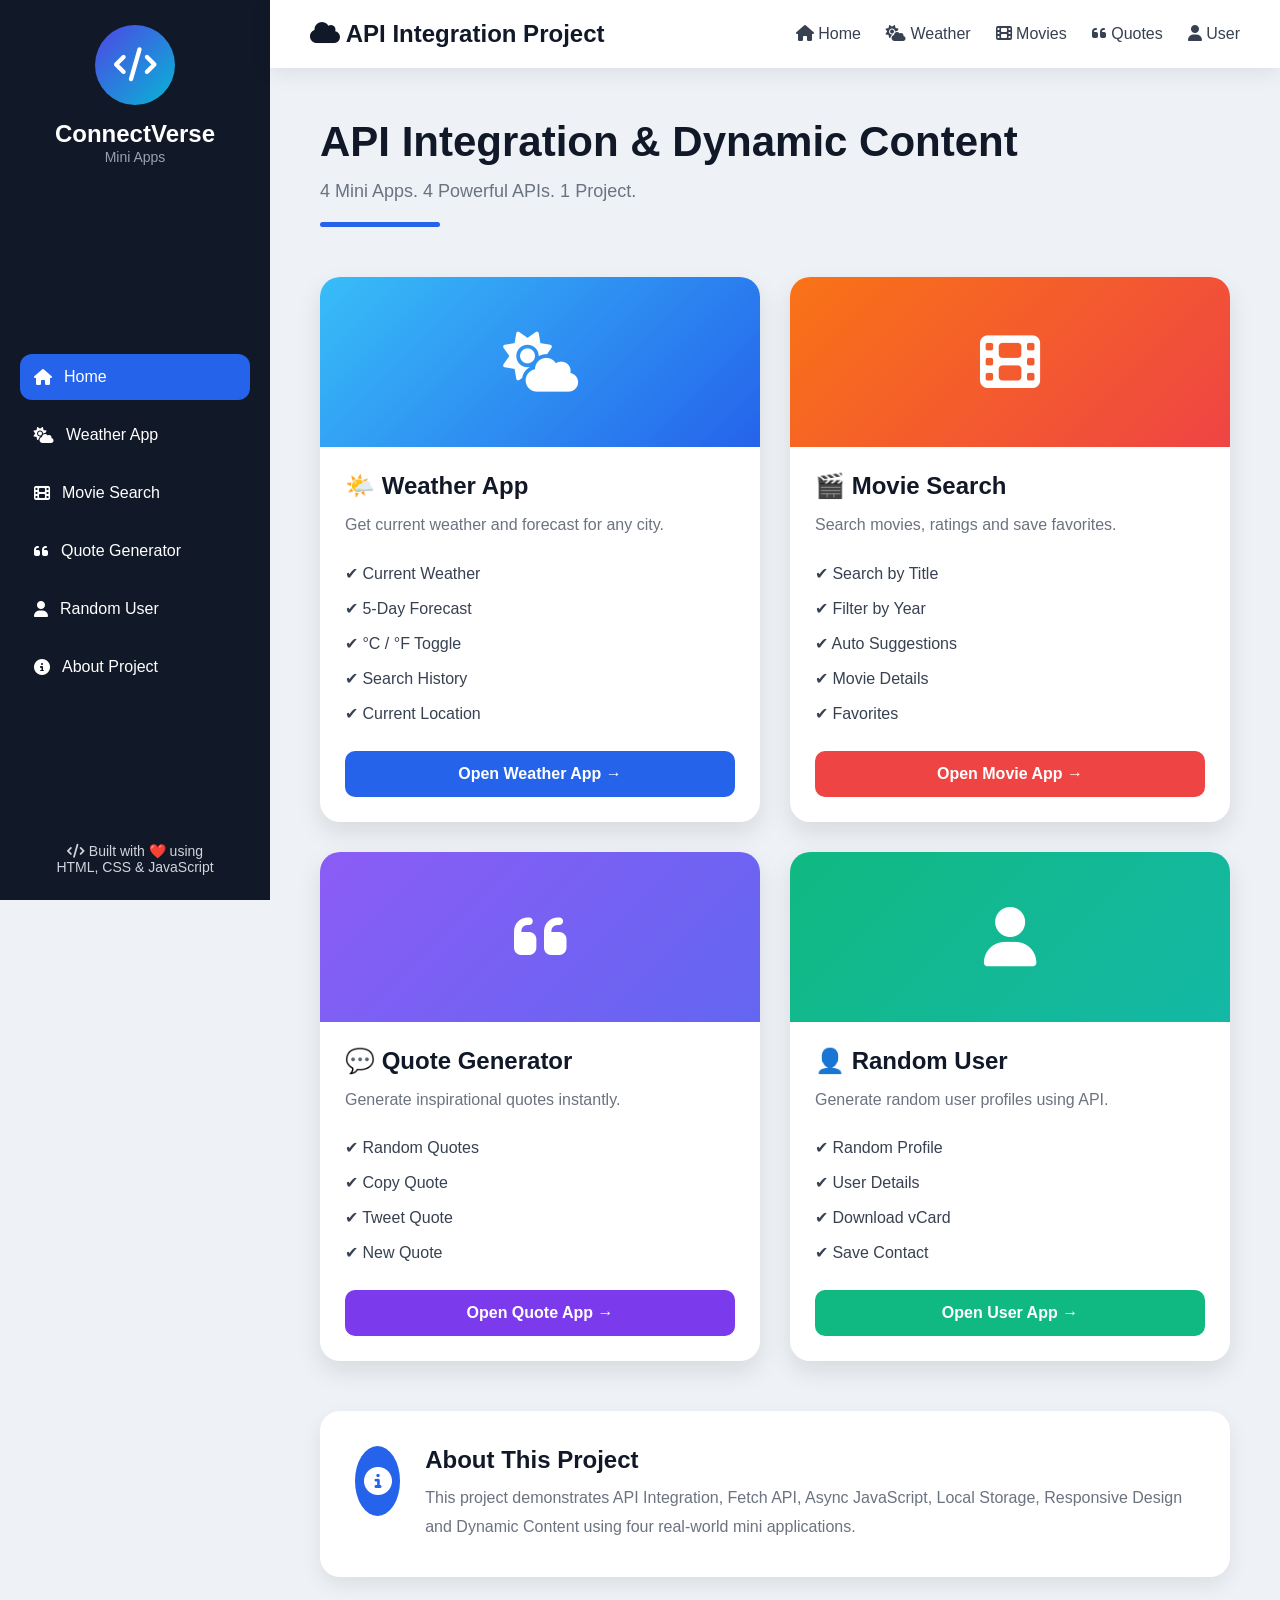
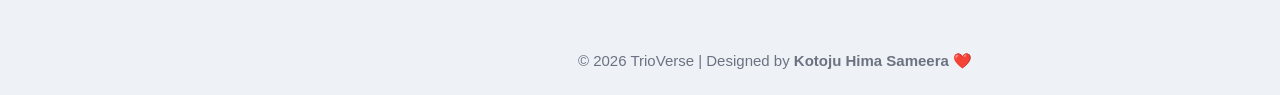
<file: index.html>
<!DOCTYPE html>
<html lang="en">

<head>

    <meta charset="UTF-8">

    <meta name="viewport" content="width=device-width, initial-scale=1.0">

    <title>ConnectVerse | API Integration Project</title>

    <link rel="stylesheet" href="style.css">

    <link rel="stylesheet"
        href="https://cdnjs.cloudflare.com/ajax/libs/font-awesome/6.7.2/css/all.min.css">

</head>

<body>

<div class="container">

    <!-- Sidebar -->

    <aside class="sidebar">

        <div class="logo">

            <div class="logo-circle">

                <i class="fa-solid fa-code"></i>

            </div>

            <h2>ConnectVerse</h2>

            <span>Mini Apps</span>

        </div>

        <ul class="menu">

            <li class="active">

                <a href="#">

                    <i class="fa-solid fa-house"></i>

                    Home

                </a>

            </li>

            <li>

                <a href="./weather/index.html">

                    <i class="fa-solid fa-cloud-sun"></i>

                    Weather App

                </a>

            </li>

            <li>

                <a href="./movie/index.html">

                    <i class="fa-solid fa-film"></i>

                    Movie Search

                </a>

            </li>

            <li>

                <a href="./QuoteGenerator/index.html">

                    <i class="fa-solid fa-quote-left"></i>

                    Quote Generator

                </a>

            </li>

            <li>

                <a href="./RandomUser/index.html">

                    <i class="fa-solid fa-user"></i>

                    Random User

                </a>

            </li>

            <li>

                <a href="#about">

                    <i class="fa-solid fa-circle-info"></i>

                    About Project

                </a>

            </li>

        </ul>

        <div class="sidebar-footer">

            <p>

                <i class="fa-solid fa-code"></i>

                Built with ❤️ using

                <br>

                HTML, CSS & JavaScript

            </p>

        </div>

    </aside>

    <!-- Main Content -->

    <main class="main-content">

        <!-- Top Navigation -->

        <nav class="topbar">

            <div class="nav-left">

                <h2>

                    <i class="fa-solid fa-cloud"></i>

                    API Integration Project

                </h2>

            </div>

            <div class="nav-right">

                <a class="active" href="#">

                    <i class="fa-solid fa-house"></i>

                    Home

                </a>

                <a href="./weather/index.html">

                    <i class="fa-solid fa-cloud-sun"></i>

                    Weather

                </a>

                <a href="./movie/index.html">

                    <i class="fa-solid fa-film"></i>

                    Movies

                </a>

                <a href="./QuoteGenerator/index.html">

                    <i class="fa-solid fa-quote-left"></i>

                    Quotes

                </a>

                <a href="./RandomUser/index.html">

                    <i class="fa-solid fa-user"></i>

                    User

                </a>

            </div>

        </nav>

        <!-- Hero -->

        <section class="hero">

            <h1>

                API Integration & Dynamic Content

            </h1>

            <p>

                4 Mini Apps. 4 Powerful APIs. 1 Project.

            </p>

            <div class="underline"></div>

        </section>

        <!-- Cards Start -->

        <section class="cards">
            <!-- Weather Card -->

<div class="card weather">

    <div class="card-image weather-bg">

        <i class="fa-solid fa-cloud-sun"></i>

    </div>

    <div class="card-body">

        <h2>🌤️ Weather App</h2>

        <p>
            Get current weather and forecast for any city.
        </p>

        <ul>

            <li>✔ Current Weather</li>

            <li>✔ 5-Day Forecast</li>

            <li>✔ °C / °F Toggle</li>

            <li>✔ Search History</li>

            <li>✔ Current Location</li>

        </ul>

        <a href="./weather/index.html">

            <button class="weather-btn">

                Open Weather App →

            </button>

        </a>

    </div>

</div>

<!-- Movie Card -->

<div class="card movie">

    <div class="card-image movie-bg">

        <i class="fa-solid fa-film"></i>

    </div>

    <div class="card-body">

        <h2>🎬 Movie Search</h2>

        <p>

            Search movies, ratings and save favorites.

        </p>

        <ul>

            <li>✔ Search by Title</li>

            <li>✔ Filter by Year</li>

            <li>✔ Auto Suggestions</li>

            <li>✔ Movie Details</li>

            <li>✔ Favorites</li>

        </ul>

        <a href="./movie/index.html">

            <button class="movie-btn">

                Open Movie App →

            </button>

        </a>

    </div>

</div>

<!-- Quote Card -->

<div class="card quote">

    <div class="card-image quote-bg">

        <i class="fa-solid fa-quote-left"></i>

    </div>

    <div class="card-body">

        <h2>💬 Quote Generator</h2>

        <p>

            Generate inspirational quotes instantly.

        </p>

        <ul>

            <li>✔ Random Quotes</li>

            <li>✔ Copy Quote</li>

            <li>✔ Tweet Quote</li>

            <li>✔ New Quote</li>

        </ul>

        <a href="./QuoteGenerator/index.html">

            <button class="quote-btn">

                Open Quote App →

            </button>

        </a>

    </div>

</div>

<!-- Random User Card -->

<div class="card user">

    <div class="card-image user-bg">

        <i class="fa-solid fa-user"></i>

    </div>

    <div class="card-body">

        <h2>👤 Random User</h2>

        <p>

            Generate random user profiles using API.

        </p>

        <ul>

            <li>✔ Random Profile</li>

            <li>✔ User Details</li>

            <li>✔ Download vCard</li>

            <li>✔ Save Contact</li>

        </ul>

        <a href="./RandomUser/index.html">

            <button class="user-btn">

                Open User App →

            </button>

        </a>

    </div>

</div>

</section>

<section id="about" class="about">

    <div class="about-icon">

        <i class="fa-solid fa-circle-info"></i>

    </div>

    <div>

        <h2>About This Project</h2>

        <p>

            This project demonstrates API Integration,
            Fetch API, Async JavaScript, Local Storage,
            Responsive Design and Dynamic Content using
            four real-world mini applications.

        </p>

    </div>

</section>

<footer>

    © 2026 TrioVerse | Designed by
    <b>Kotoju Hima Sameera</b> ❤️

</footer>

</main>

</div>

</body>

</html>
</file>
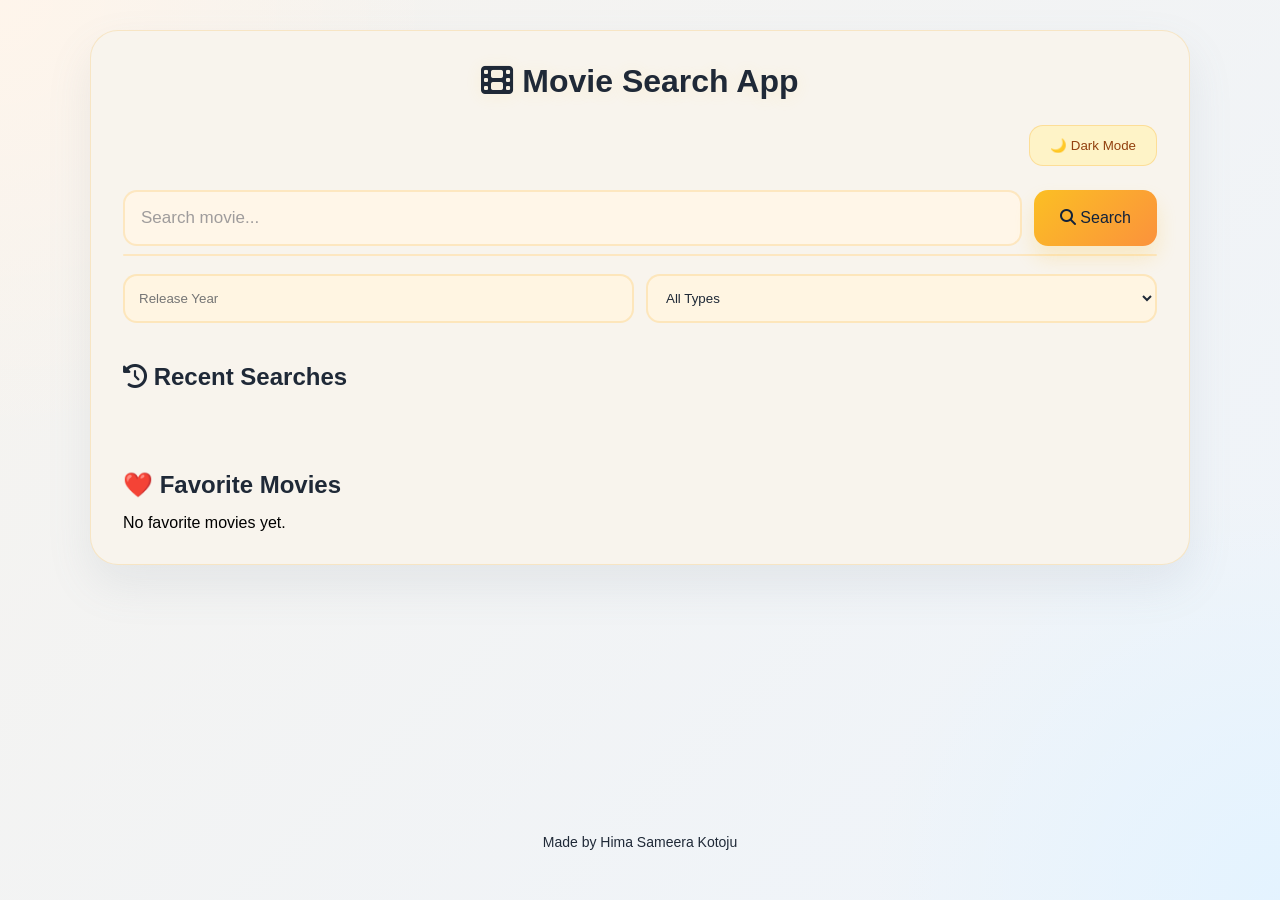
<file: movie/index.html>
<!DOCTYPE html>
<html lang="en">

<head>
    <meta charset="UTF-8">
    <meta name="viewport" content="width=device-width, initial-scale=1.0">
    <title>Movie Search App</title>

    <!-- CSS -->
    <link rel="stylesheet" href="style.css">

    <!-- Font Awesome -->
    <link rel="stylesheet"
        href="https://cdnjs.cloudflare.com/ajax/libs/font-awesome/6.5.2/css/all.min.css">
</head>

<body>

    <div class="container">

        <h1><i class="fa-solid fa-film"></i> Movie Search App</h1>
        <button id="themeToggle" class="theme-btn">
    🌙 Dark Mode
</button>

        <!-- Search -->
        <div class="search-box">

            <input type="text"
                id="movieInput"
                placeholder="Search movie...">

            <button id="searchBtn">
                <i class="fa-solid fa-magnifying-glass"></i>
                Search
            </button>

        </div>

        <!-- Autocomplete -->
        <div id="suggestions"></div>

        <!-- Filters -->
        <div class="filters">

            <input
                type="number"
                id="year"
                placeholder="Release Year">

            <select id="type">

                <option value="">All Types</option>
                <option value="movie">Movie</option>
                <option value="series">Series</option>
                <option value="episode">Episode</option>

            </select>

        </div>

        <!-- Loading -->
        <div id="loading"></div>
        <div id="message"></div>
        <h2>
            <i class="fa-solid fa-clock-rotate-left"></i>
            Recent Searches
        </h2>

        <div id="recentSearches"></div>

        <!-- Search Results -->
        <div id="movieResults"></div>

        <!-- Modal -->
        <div id="movieModal" class="modal">

            <div class="modal-content">

                <span class="close">&times;</span>

                <div id="modalBody"></div>

            </div>

        </div>

        <!-- Favorites -->

        <h2>❤️ Favorite Movies</h2>

        <div id="favorites"></div>

    </div>
    <button id="topBtn">
        <i class="fa-solid fa-arrow-up"></i>
    </button>
    <footer>
        Made by Hima Sameera Kotoju
    </footer>

    <script src="script.js"></script>

</body>

</html>
</file>
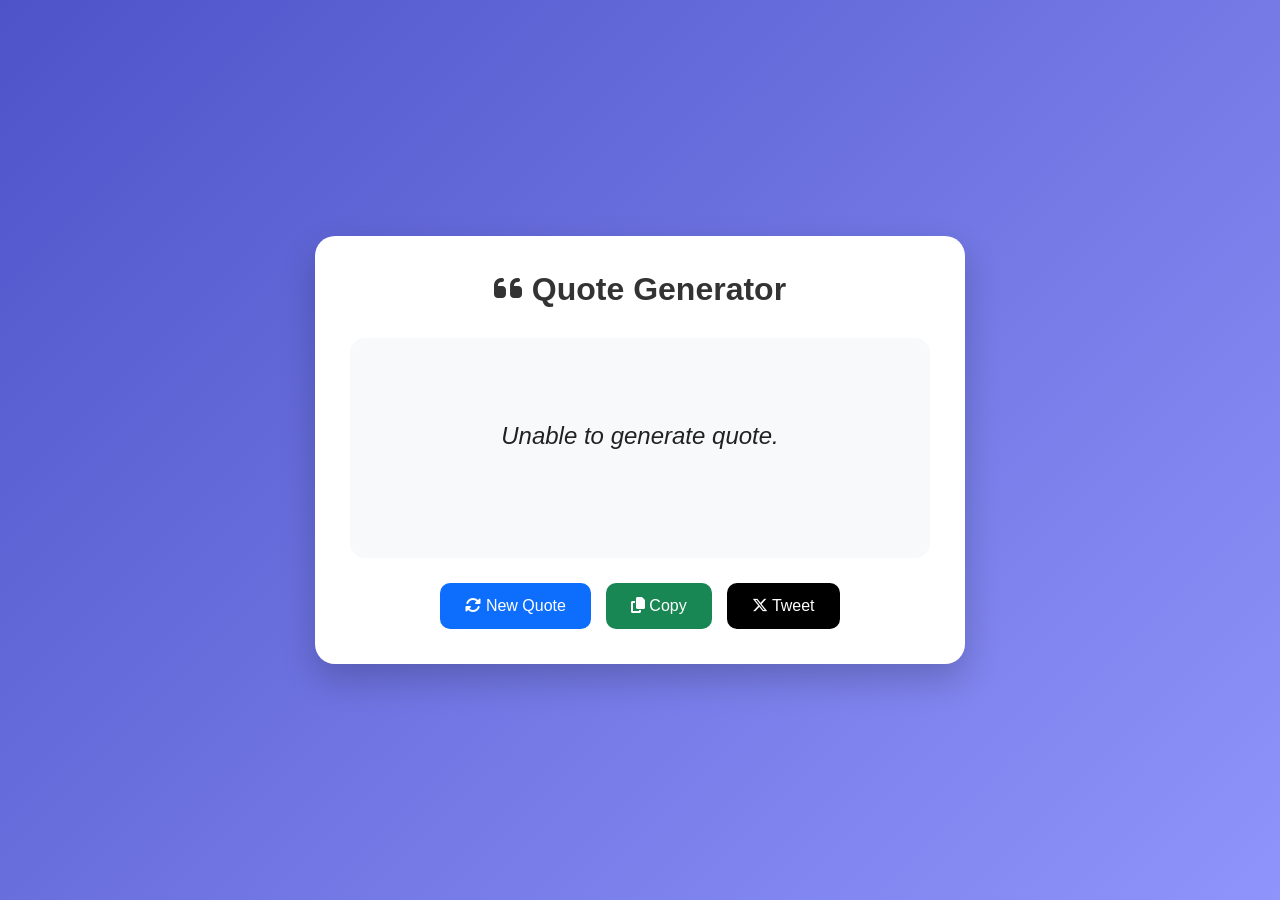
<file: QuoteGenerator/index.html>
<!DOCTYPE html>
<html lang="en">
<head>
    <meta charset="UTF-8">
    <meta name="viewport" content="width=device-width, initial-scale=1.0">
    <title>Quote Generator</title>

    <!-- CSS -->
    <link rel="stylesheet" href="style.css">

    <!-- Font Awesome -->
    <link rel="stylesheet"
    href="https://cdnjs.cloudflare.com/ajax/libs/font-awesome/6.5.2/css/all.min.css">
</head>

<body>

<div class="container">

    <h1>
        <i class="fa-solid fa-quote-left"></i>
        Quote Generator
    </h1>

    <div class="quote-box">

        <p id="quote">
            Click the button to generate a quote.
        </p>

        <h3 id="author">
            - Unknown
        </h3>

    </div>

    <div class="buttons">

        <button id="newQuote">
            <i class="fa-solid fa-rotate"></i>
            New Quote
        </button>

        <button id="copyQuote">
            <i class="fa-solid fa-copy"></i>
            Copy
        </button>

        <button id="tweetQuote">
            <i class="fa-brands fa-x-twitter"></i>
            Tweet
        </button>

    </div>

</div>

<script src="script.js"></script>

</body>
</html>
</file>
<file: style.css>
*{
    margin:0;
    padding:0;
    box-sizing:border-box;
    font-family:'Poppins',sans-serif;
}

body{
    background:#eef2f7;
    overflow-x:hidden;
}

.container{
    display:flex;
    min-height:100vh;
}

/* ================= Sidebar ================= */

.sidebar{
    width:270px;
    background:#111827;
    color:white;
    position:fixed;
    left:0;
    top:0;
    bottom:0;
    display:flex;
    flex-direction:column;
    justify-content:space-between;
    padding:25px 20px;
}

.logo{
    text-align:center;
}

.logo-circle{
    width:80px;
    height:80px;
    background:linear-gradient(135deg,#4f46e5,#06b6d4);
    border-radius:50%;
    margin:auto;
    display:flex;
    justify-content:center;
    align-items:center;
    font-size:34px;
    color:white;
}

.logo h2{
    margin-top:15px;
}

.logo span{
    color:#9ca3af;
    font-size:14px;
}

.menu{
    list-style:none;
    margin-top:35px;
}

.menu li{
    margin:12px 0;
}

.menu li a{
    text-decoration:none;
    color:white;
    display:flex;
    align-items:center;
    gap:12px;
    padding:14px;
    border-radius:12px;
    transition:.3s;
}

.menu li a:hover,
.menu .active a{
    background:#2563eb;
}

.sidebar-footer{
    text-align:center;
    color:#d1d5db;
    font-size:14px;
}

/* ================= Main ================= */

.main-content{
    margin-left:270px;
    width:calc(100% - 270px);
}

/* ================= Navbar ================= */

.topbar{
    background:white;
    display:flex;
    justify-content:space-between;
    align-items:center;
    padding:20px 40px;
    box-shadow:0 5px 20px rgba(0,0,0,.08);
    position:sticky;
    top:0;
    z-index:100;
}

.topbar h2{
    color:#111827;
}

.nav-right{
    display:flex;
    gap:25px;
}

.nav-right a{
    text-decoration:none;
    color:#374151;
    font-weight:500;
    transition:.3s;
}

.nav-right a:hover{
    color:#2563eb;
}

/* ================= Hero ================= */

.hero{
    padding:50px;
}

.hero h1{
    font-size:42px;
    color:#111827;
}

.hero p{
    margin-top:15px;
    color:#6b7280;
    font-size:18px;
}

.underline{
    width:120px;
    height:5px;
    background:#2563eb;
    border-radius:20px;
    margin-top:20px;
}

/* ================= Cards ================= */

.cards{
    display:grid;
    grid-template-columns:repeat(auto-fit,minmax(320px,1fr));
    gap:30px;
    padding:0 50px 50px;
}

.card{
    background:white;
    border-radius:20px;
    overflow:hidden;
    box-shadow:0 10px 25px rgba(0,0,0,.1);
    transition:.3s;
}

.card:hover{
    transform:translateY(-8px);
}

.card-image{
    height:170px;
    display:flex;
    justify-content:center;
    align-items:center;
    font-size:60px;
    color:white;
}
/* Card Backgrounds */

.weather-bg{
    background:linear-gradient(135deg,#38bdf8,#2563eb);
}

.movie-bg{
    background:linear-gradient(135deg,#f97316,#ef4444);
}

.quote-bg{
    background:linear-gradient(135deg,#8b5cf6,#6366f1);
}

.user-bg{
    background:linear-gradient(135deg,#10b981,#14b8a6);
}

/* Card Body */

.card-body{
    padding:25px;
}

.card-body h2{
    color:#111827;
    margin-bottom:12px;
}

.card-body p{
    color:#6b7280;
    line-height:1.6;
    margin-bottom:18px;
}

.card-body ul{
    list-style:none;
    margin-bottom:20px;
}

.card-body ul li{
    padding:8px 0;
    color:#374151;
}

/* Buttons */

.card button{
    width:100%;
    padding:14px;
    border:none;
    border-radius:10px;
    color:white;
    cursor:pointer;
    font-size:16px;
    font-weight:600;
    transition:.3s;
}

.weather-btn{
    background:#2563eb;
}

.movie-btn{
    background:#ef4444;
}

.quote-btn{
    background:#7c3aed;
}

.user-btn{
    background:#10b981;
}

.card button:hover{
    transform:scale(1.03);
    opacity:.9;
}

/* About Section */

.about{
    margin:0 50px 50px;
    background:white;
    border-radius:20px;
    padding:35px;
    display:flex;
    gap:25px;
    align-items:flex-start;
    box-shadow:0 8px 20px rgba(0,0,0,.08);
}

.about-icon{
    width:70px;
    height:70px;
    border-radius:50%;
    background:#2563eb;
    color:white;
    display:flex;
    justify-content:center;
    align-items:center;
    font-size:28px;
}

.about h2{
    color:#111827;
    margin-bottom:10px;
}

.about p{
    color:#6b7280;
    line-height:1.8;
}

/* Footer */

footer{
    text-align:center;
    padding:25px;
    color:#6b7280;
    font-size:15px;
}

/* Responsive */

@media(max-width:1000px){

    .sidebar{
        width:220px;
    }

    .main-content{
        margin-left:220px;
        width:calc(100% - 220px);
    }

}

@media(max-width:768px){

    .sidebar{
        position:relative;
        width:100%;
        height:auto;
    }

    .container{
        flex-direction:column;
    }

    .main-content{
        margin-left:0;
        width:100%;
    }

    .topbar{
        flex-direction:column;
        gap:15px;
        text-align:center;
    }

    .nav-right{
        flex-wrap:wrap;
        justify-content:center;
    }

    .hero{
        padding:30px;
    }

    .hero h1{
        font-size:30px;
    }

    .cards{
        padding:20px;
    }

    .about{
        margin:20px;
        flex-direction:column;
    }

}
</file>
<file: movie/style.css>
html{
    scroll-behavior:smooth;
}
*{
    margin:0;
    padding:0;
    box-sizing:border-box;
    font-family:'Segoe UI',sans-serif;
}

body{
    background: radial-gradient(circle at top left, rgba(255,245,235,.95), transparent 28%),
                radial-gradient(circle at bottom right, rgba(227,243,255,.95), transparent 26%),
                linear-gradient(135deg,#f6f3ee,#eef4fb);
    min-height:100vh;
    display:flex;
    flex-direction:column;
    justify-content:space-between;
    align-items:center;
    padding:30px 0;
}

.container{
    width:100%;
    max-width:1100px;
    background:#f8f4ed;
    border-radius:28px;
    padding:32px;
    box-shadow:0 20px 45px rgba(113,128,150,.12);
    border:1px solid rgba(245,158,11,.18);
}

h1{
    text-align:center;
    margin-bottom:25px;
    color:#1f2937;
    text-shadow:0 2px 16px rgba(252,211,77,.14);
}

.search-box{
    display:flex;
    gap:12px;
}

.search-box input{
    flex:1;
    padding:16px;
    font-size:17px;
    border:2px solid rgba(245,158,11,.18);
    border-radius:14px;
    outline:none;
    background:#fff6e8;
    color:#1f2937;
}

.search-box input::placeholder{
    color:rgba(15,23,42,.4);
}

.search-box button{
    padding:14px 26px;
    border:none;
    border-radius:14px;
    background:linear-gradient(135deg,#fbbf24,#fb923c);
    color:#12223b;
    cursor:pointer;
    font-size:16px;
    box-shadow:0 12px 20px rgba(251,191,36,.2);
    transition:.3s;
}

.search-box button:hover{
    transform:translateY(-2px);
    background:linear-gradient(135deg,#fcd34d,#f59e0b);
}
.theme-btn{
    display:block;
    margin:0 0 24px auto;
    padding:12px 20px;
    border:none;
    border-radius:14px;
    background:#fef3c7;
    color:#92400e;
    cursor:pointer;
    transition:.3s;
    border:1px solid rgba(245,158,11,.25);
}

.theme-btn:hover{
    background:#fde68a;
}
.filters{
    display:flex;
    gap:12px;
    margin-top:18px;
}

.filters input,
.filters select{
    flex:1;
    padding:14px;
    border:2px solid rgba(245,158,11,.18);
    border-radius:14px;
    outline:none;
    background:#fff5e2;
    color:#1f2937;
}

.filters select{
    color:#1f2937;
}

#loading{
    text-align:center;
    margin:20px;
    color:#ca8a04;
    font-weight:bold;
}
#topBtn{
    position:fixed;
    right:20px;
    bottom:20px;
    display:none;
    padding:15px;
    border:none;
    border-radius:50%;
    background:linear-gradient(135deg,#fde68a,#fbbf24);
    color:#1f2937;
    cursor:pointer;
    font-size:18px;
    z-index:999;
    box-shadow:0 18px 30px rgba(245,158,11,.2);
}

#topBtn:hover{
    background:linear-gradient(135deg,#fcd34d,#f59e0b);
}
footer{
    margin-top:20px;
    text-align:center;
    padding:10px 0 20px;
    color:#1f2937;
    font-size:14px;
}
.dark-mode{

background:#121212;

color:white;

}

.dark-mode .container{

background:#1f1f1f;

color:white;

}

.dark-mode .movie-card{

background:#333;

color:white;

}

.dark-mode .favorite-card{

background:#2b2b2b;

color:white;

}

.dark-mode input,

.dark-mode select{

background:#444;

color:white;

border:1px solid #666;

}
#message{
    text-align:center;
    margin:15px;
    color:#92400e;
    font-weight:bold;
}
#suggestions{
    background:#fff8ef;
    border:1px solid rgba(245,158,11,.2);
    border-radius:14px;
    max-height:220px;
    overflow-y:auto;
    margin-top:8px;
}

.suggestion-item{
    padding:14px;
    cursor:pointer;
    transition:.3s;
    color:#1f2937;
}

.suggestion-item:hover{
    background:rgba(251,191,36,.14);
}
#recentSearches{
    display:flex;
    flex-wrap:wrap;
    gap:10px;
    margin-bottom:20px;
}

.recent-item{
    background:rgba(251,191,36,.12);
    color:#1f2937;
    padding:10px 18px;
    border-radius:24px;
    cursor:pointer;
    transition:.3s;
    border:1px solid rgba(251,191,36,.22);
}

.recent-item:hover{
    background:rgba(251,191,36,.22);
}

#movieResults{
    margin-top:25px;
    display:grid;
    grid-template-columns:repeat(auto-fit,minmax(220px,1fr));
    gap:22px;
}

.movie-card{
    background:#fff9f0;
    border-radius:22px;
    overflow:hidden;
    box-shadow:0 18px 35px rgba(113,128,150,.12);
    transition:.35s;
    text-align:center;
    border:1px solid rgba(245,158,11,.18);
}

.movie-card:hover{
    transform:translateY(-10px);
    box-shadow:0 28px 55px rgba(113,128,150,.16);
}

.movie-card img{
    width:100%;
    height:330px;
    object-fit:cover;
}

.movie-card h3{
    margin:18px 10px 8px;
    color:#1f2937;
}

.movie-card p{
    margin:8px 16px 12px;
    color:#475569;
}

.movie-card button{
    margin:10px;
    padding:12px 18px;
    border:none;
    border-radius:12px;
    cursor:pointer;
    color:#0f172a;
    transition:.25s;
}

.details-btn{
    background:linear-gradient(135deg,#fbbf24,#f59e0b);
}

.favorite-btn{
    background:linear-gradient(135deg,#f6ad55,#fbbf24);
}

.details-btn:hover,
.favorite-btn:hover{
    opacity:.92;
}

.modal{
    display:none;
    position:fixed;
    left:0;
    top:0;
    width:100%;
    height:100%;
    background:rgba(15,23,42,.65);
    z-index:1000;
}

.modal-content{
    background:#ffffff;
    width:90%;
    max-width:720px;
    margin:40px auto;
    padding:28px;
    border-radius:24px;
    position:relative;
    animation:popup .3s ease-out;
    border:1px solid rgba(251,191,36,.25);
}

@keyframes popup{
    from{
        transform:scale(.92);
        opacity:0;
    }
    to{
        transform:scale(1);
        opacity:1;
    }
}

.close{
    position:absolute;
    right:20px;
    top:10px;
    font-size:32px;
    cursor:pointer;
    color:#e2e8f0;
}

#modalBody img{
    width:220px;
    display:block;
    margin:auto;
    border-radius:16px;
    box-shadow:0 18px 40px rgba(113,128,150,.18);
}

#modalBody h2{
    margin:24px 0 12px;
    text-align:center;
    color:#1f2937;
}

#modalBody p{
    margin:10px 0;
    color:#475569;
}

h2{
    margin-top:40px;
    margin-bottom:15px;
    color:#1f2937;
}

#favorites{
    display:grid;
    grid-template-columns:repeat(auto-fit,minmax(220px,1fr));
    gap:15px;
}

.favorite-card{
    background:#fff6e7;
    border-radius:18px;
    padding:18px;
    text-align:center;
    box-shadow:0 12px 30px rgba(113,128,150,.12);
    border:1px solid rgba(245,158,11,.18);
}

.favorite-card img{
    width:100%;
    height:250px;
    object-fit:cover;
    border-radius:14px;
}

.favorite-card h4{
    margin:10px 0;
    color:#1f2937;
}

.favorite-card button{
    margin-top:10px;
    background:linear-gradient(135deg,#fde68a,#fbbf24);
    color:#0f172a;
    border:none;
    padding:10px 15px;
    border-radius:8px;
    cursor:pointer;
}

.favorite-card button:hover{
    opacity:.92;
}

@media(max-width:768px){

    .search-box{
        flex-direction:column;
    }

    .filters{
        flex-direction:column;
    }

}
.error-card{

    text-align:center;

    padding:40px;

    background:#fff3cd;

    border-radius:15px;

    color:#0a6063;

    box-shadow:0 5px 15px rgba(0,0,0,.1);

}

.error-card h2{

    margin-bottom:15px;

}

.error-card p{

    font-size:18px;

}
</file>
<file: QuoteGenerator/style.css>
*{
    margin:0;
    padding:0;
    box-sizing:border-box;
    font-family:'Segoe UI',sans-serif;
}

body{
    background:linear-gradient(135deg,#4e54c8,#8f94fb);
    display:flex;
    justify-content:center;
    align-items:center;
    min-height:100vh;
    padding:20px;
}

.container{
    background:#fff;
    width:100%;
    max-width:650px;
    padding:35px;
    border-radius:20px;
    box-shadow:0 15px 35px rgba(0,0,0,.2);
    text-align:center;
}

h1{
    color:#333;
    margin-bottom:30px;
}

.quote-box{
    background:#f8f9fa;
    padding:30px;
    border-radius:15px;
    margin-bottom:25px;
    min-height:220px;
    display:flex;
    flex-direction:column;
    justify-content:center;
}

#quote{
    font-size:24px;
    line-height:1.8;
    color:#222;
    font-style:italic;
}

#author{
    margin-top:25px;
    color:#0d6efd;
}

.buttons{
    display:flex;
    justify-content:center;
    gap:15px;
    flex-wrap:wrap;
}

button{
    padding:14px 25px;
    border:none;
    border-radius:10px;
    cursor:pointer;
    color:white;
    font-size:16px;
    transition:.3s;
}

#newQuote{
    background:#0d6efd;
}

#copyQuote{
    background:#198754;
}

#tweetQuote{
    background:#000;
}

button:hover{
    transform:translateY(-5px);
    opacity:.9;
}

@media(max-width:600px){

    .buttons{
        flex-direction:column;
    }

    button{
        width:100%;
    }

    #quote{
        font-size:20px;
    }

}
</file>
